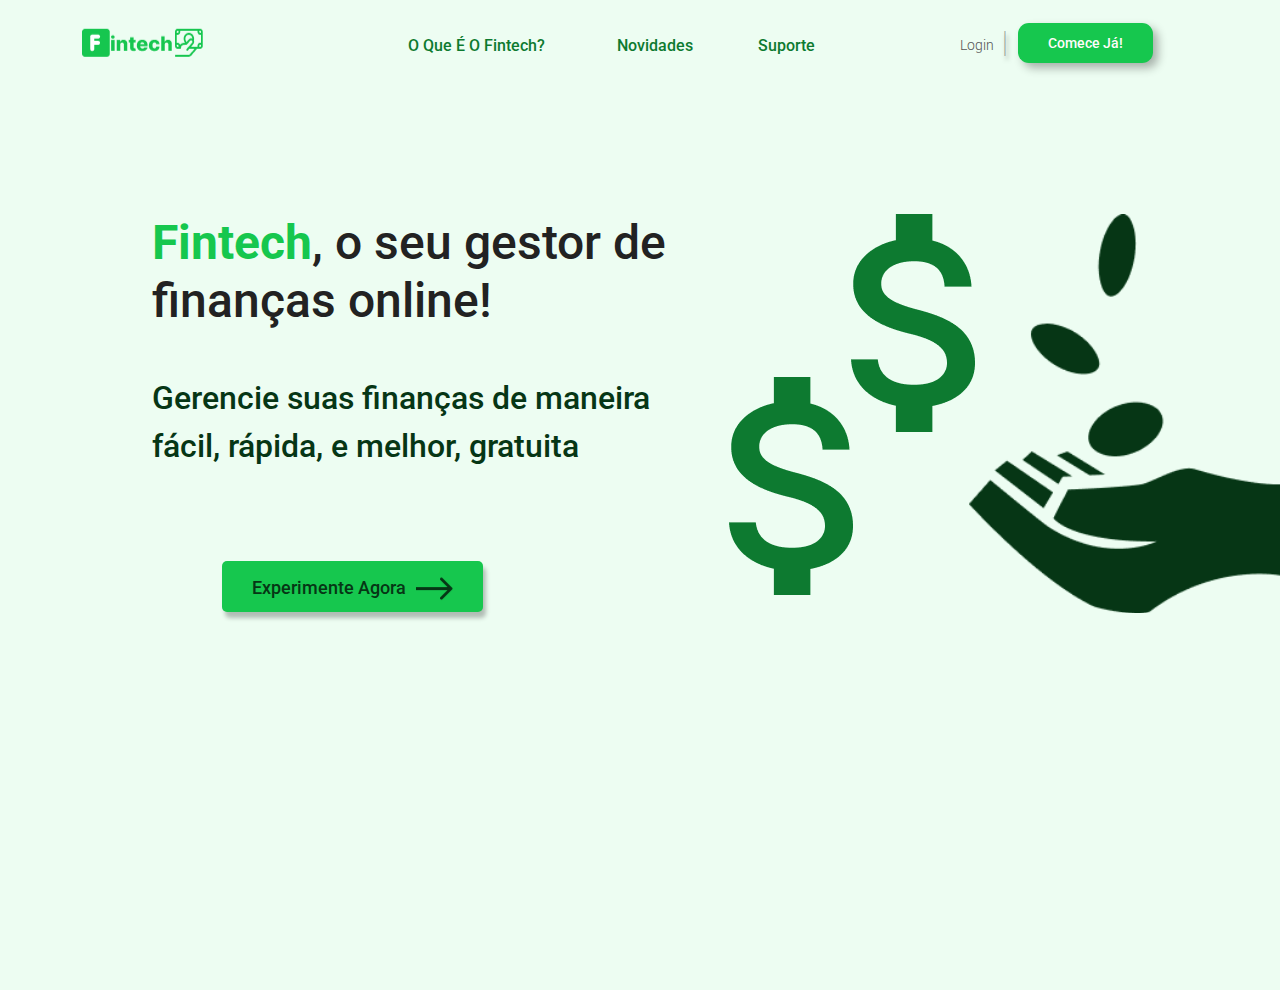
<file: index.html>
<!DOCTYPe html>
<html lang="pt-br">
    <head>
        <meta charset="utf-8"/>
        <title>Fintech</title>
        <meta name="author" content="Johnatan Henrique"/>
        <meta name="description" content="Fintech, o dinheiro na palma da sua mão!"/>
        <meta name="keywords" content="Finanças,Gestor-de-Finanças,Receita,Despesa,Lucro"/>
        <meta name="viewport" content="width=device-width,initial-scale=1"/>
        <link href="Assets/Imagens/Icone.png" rel="icon"/>
        <link href="https://cdn.jsdelivr.net/npm/bootstrap@5.3.3/dist/css/bootstrap.min.css" rel="stylesheet" integrity="sha384-QWTKZyjpPEjISv5WaRU9OFeRpok6YctnYmDr5pNlyT2bRjXh0JMhjY6hW+ALEwIH" crossorigin="anonymous">
        <link href="Assets/CSS/style.css" rel="stylesheet"/>
        <link href="Assets/CSS/estilo-paginaprincipal.css" rel="stylesheet"/>
    </head>
    <body>
        <!-- Header da Página -->
        <header class="header container">
            <section class="saibamais">
                <button><img src="Assets/Imagens/Icone Hamburguer.png" alt="ícone de explorar"/></button>
            </section>
            <section class="logo">
                <a href="#"><img src="Assets/Imagens/Logo.png" alt="Logotipo da Fintech"/></a>
            </section>
            <nav class="navegacao">
                <ul>
                    <li><a href="#">O Que É O Fintech?</a></li>
                    <li><a href="#">Novidades</a></li>
                    <li><a href="#">Suporte</a></li>
                </ul>
            </nav>
            <section class="interacao">
                <a href="#">Login</a>
                <p>|</p>
                <button><a href="#" class="button">Comece Já!</a></button>
            </section>
        </header>
        <main class="container main">
            <section class="calltoaction">
                <div>
                    <h2><strong>Fintech</strong>, o seu gestor de finanças online!</h2>
                    <p>Gerencie suas finanças de maneira fácil, rápida, e melhor, gratuita</p>
                </div>
                <div>
                    <button><a href="#">Experimente Agora</a></button>
                </div>
            </section>
        </main>
    </body>
</html>
</file>
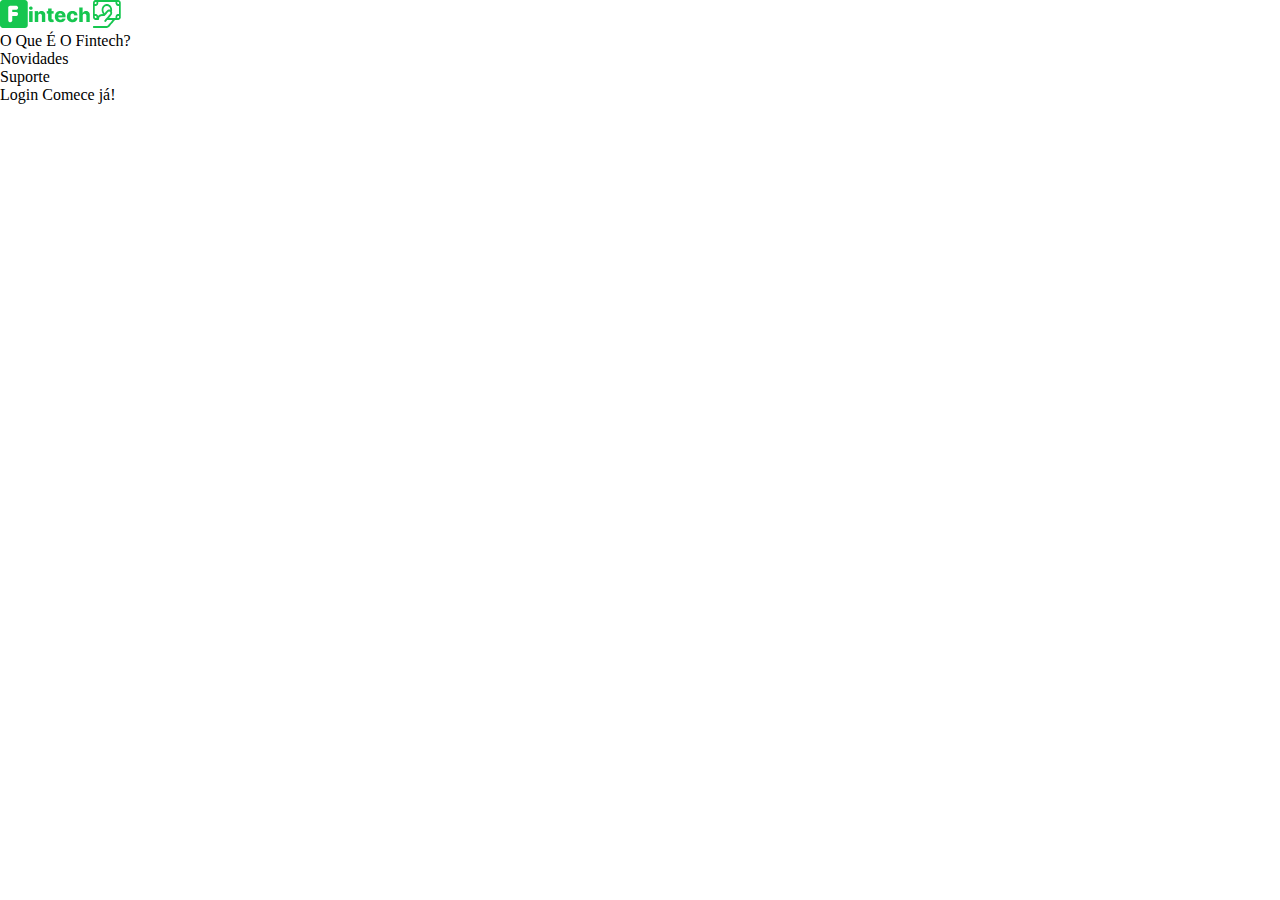
<file: index1.html>
<!DOCTYPE html>
<html lang="pt-br">
    <head>
        <meta charset="utf-8">
        <title>Fintech</title>
        <meta name="viewport" content="width=device-width,initial-scale=1">
        <meta name="author" content="Johnatan Henrique">
        <meta name="description" content="Fintech, o dinheiro na palma da sua mão">
        <meta name="keywords" content="Finanças,Gestor-de-Finanças,Receita,Despesa,Lucro">
        <link href="Assets/Imagens/Icone.png" rel="icon">
        <link href="Assets/CSS/style1.css" rel="stylesheet">
    </head>
    <body>
        <header>
            <section>
                <a href="index1.html"><img src="Assets/Imagens/Logo.png" alt="Logotipo Fintech"></a>
            </section>
            <nav>
                <ul>
                    <li><a>O Que É O Fintech?</a></li>
                    <li><a>Novidades</a></li>
                    <li><a>Suporte</a></li>
                </ul>
            </nav>
            <section>
                <a>Login</a>
                <a>Comece já!</a>
            </section>
        </header>
    </body>
</html>
</file>
<file: Assets/CSS/style.css>
/* Importando Fontes */
@import url("https://fonts.googleapis.com/css2?family=Roboto:ital,wght@0,100;0,300;0,400;0,500;0,700;0,900;1,100;1,300;1,400;1,500;1,700;1,900&display=swap");
/* Definição de Variáveis */
:root{
    --cor-principal:#16C74E;
    --tom-mediano:#0D7A30;
    --tom-escuro:#063615;
    --cor-de-fundo:#EDFDF2;
}
/* Reset do Navegador */
*{
    border:0px;
    font-family:"Roboto", sans-serif;
    font-weight:500;
}
button{
    background-color:transparent;
}
strong{
    color:var(--cor-principal)
}
pre{
    width:100%;
}
a{
    text-decoration:none;
    color:var(--tom-mediano);
    font-weight:500;
}
a:hover{
    font-weight:700;
}
body{
    background-color:var(--cor-de-fundo);
    height:110vh
}
/* Header das Páginas */
.header{
    padding-top:20px;
    display:flex;
}
.navegacao, .interacao{
    display:none;
}
.saibamais{
    width:10%;
    padding-left:10%;
}
.saibamais img{
    width:35px;
}
.saibamais button{
    cursor:pointer;
}
.logo{
    width:10%;
    margin:0px 30%;
}
@media (min-width:800px){
    .header{
        max-height:90px;
        display:block;
    }
    .header>*{
        display:inline-block;
    }
    .saibamais{
        display:none;
    }
    .logo{
        width:20%;
        margin:0%;
    }
    .logo img{
        transform:translatey(-15%);
    }
    .navegacao{
        width:50%;
        margin:0% 2% 0% 6%;
    }
    .navegacao li:nth-child(1){
        width:45%;
    }
    @media (min-width:1000px){
        .navegacao li:nth-child(1){
            width:35%;
        }
    }
    .navegacao li{
        display:inline-block;
        width:22%;
    }
    .navegacao li:nth-child(even){
        margin:0% 4%;
    }
    .interacao{
        width:20%;
        transform:translatey(-5%);
    }
    .interacao button{
        width:60%;
    }
    .button{
        padding:8% 0%;
        border-radius:0.8em;
        background-color:var(--cor-principal);
        width:130%;
        font-weight:500;
        color:#FFFBFA;
        display:inline-block;
        font-size:0.85em;
        box-shadow:5px 5px 10px 0px rgba(0, 0, 0, 0.3);
    }
    @media (min-width:1200px){
        .button{
            width:110%;
        }
    }
    .button:hover{
        background-color:var(--tom-mediano);
        color:var(--cor-principal)
    }
    .button:active{
        transform: translateY(10%);
        transition:0.1s;
        box-shadow:3px 3px 6px 0px rgba(0,0,0,0.3);
    }
    .interacao>a{
        transform: translateY(10%);
        color:#555;
        font-weight:300;
        display:inline-block;
        min-width:38px;
        font-size:0.9em;
    }
    .interacao>a:hover{
        font-weight:400
    }
    .interacao p{
        transform: translateY(10%);
        font-weight:100;
        color:#888;
        font-size:1.8em;
        display:inline-block;
        text-shadow: 2px 4px 4px rgba(0, 0, 0, 0.5);
        cursor:default;
    }
}
</file>
<file: Assets/CSS/estilo-paginaprincipal.css>
.calltoaction{
    margin-top:15vh;
}
.calltoaction h2{
    width:88vw;
    font-size:2.5rem;
    color:#222;
}
.calltoaction p{
    margin-top:5vh;
    font-size:1.3rem;
    color:var(--tom-escuro);
}
.calltoaction button{
    display:block;
    margin:10vh 0vw 0vh 5vw;
    font-size:1.1rem;
}
.calltoaction a{
    width:130%;
    padding:5% 2%;
    background-color:var(--cor-principal);
    color:var(--tom-escuro);
    display:inline-block;
    border-radius:5px;
    box-shadow:3px 6px 4px 0px rgba(0, 0, 0, 0.25);
}
.calltoaction a::after{
    content:url('../Imagens/Arrow.png');
    margin-left:10px;
    display:inline-block;
    transform:translateY(20%);
}
.calltoaction a:hover{
    background-color:var(--tom-mediano);
    color:var(--cor-principal);
}
.calltoaction a:hover::after{
    content:url('../Imagens/Arrow1.png');
    transition:0.5s;
    transform:translate(20%, 20%);
}
.calltoaction a:active{
    transform:translatey(10%);
    box-shadow:2px 3px 4px 0px rgba(0,0,0,0.25);
}
@media (min-width:640px){
    .calltoaction h2{
        width:65vw;
        font-size:3rem;
    }
    .calltoaction p{
        width:60vw;
        font-size:2rem;
    }
    .main{
        background-image:url('../Imagens/Sifrao.png');
        background-repeat:no-repeat;
        background-position:100%;
    }
}
@media (min-width:770px){
    .main{
        margin-right:0px;
        background-image:url('../Imagens/Sifrao.png'),url('../Imagens/Sifrao.png');
        background-repeat:no-repeat;
        background-position:80% 90%,95% 0%;
    }
    .calltoaction h2{
        width:50vw;
    }
    .calltoaction p{
        width:50vw;
    }
}
@media (min-width:1090px){
    .calltoaction p{
        width:40vw;
    }
    .main{
        margin-right:0px;
        background-image:url('../Imagens/Sifrao.png'),url('../Imagens/Sifrao.png'),url('../Imagens/Mao.png');
        background-repeat:no-repeat;
        background-position:58% 90%,70% 0%,100% 0%;
        background-size:auto,auto,contain;
    }
}
</file>
<file: Assets/CSS/style1.css>
/* Variáveis */
:root{
    --cor-principal:#16C74E;
    --tom-mediano:#0D7A30;
    --tom-escuro:#063615;
    --cor-de-fundo:#EDFDF2;
}
/* Importando Fontes */
@import url("https://fonts.googleapis.com/css2?family=Roboto:ital,wght@0,100;0,300;0,400;0,500;0,700;0,900;1,100;1,300;1,400;1,500;1,700;1,900&display=swap");
/* Reset do Navegador */
*{
    margin:0px;
    border:0px;
    padding:0px;
    box-sizing:border-box;
}
.container{
    height:100vh;
    display:grid;
    gap:2px;
    grid-template-columns:repeat(4, 1fr);
    grid-template-rows:repeat(30vh);
    grid-template-areas:
    "header header header header"
    "main main main main"
    "article article article1 article1"
    "section section1 section1 section2"
    "footer footer footer footer"
}
.box{
    background-color:red;
}
.div1{
    grid-area:header;
}
.div2{
    grid-area:main;
}
.div3{
    grid-area:article;
}
.div4{
    grid-area:article1;
}
.div5{
    grid-area:section;
}
.div6{
    grid-area:section1;
}
.div7{
    grid-area:section2;
}
.div8{
    grid-area:footer;
}
</file>
